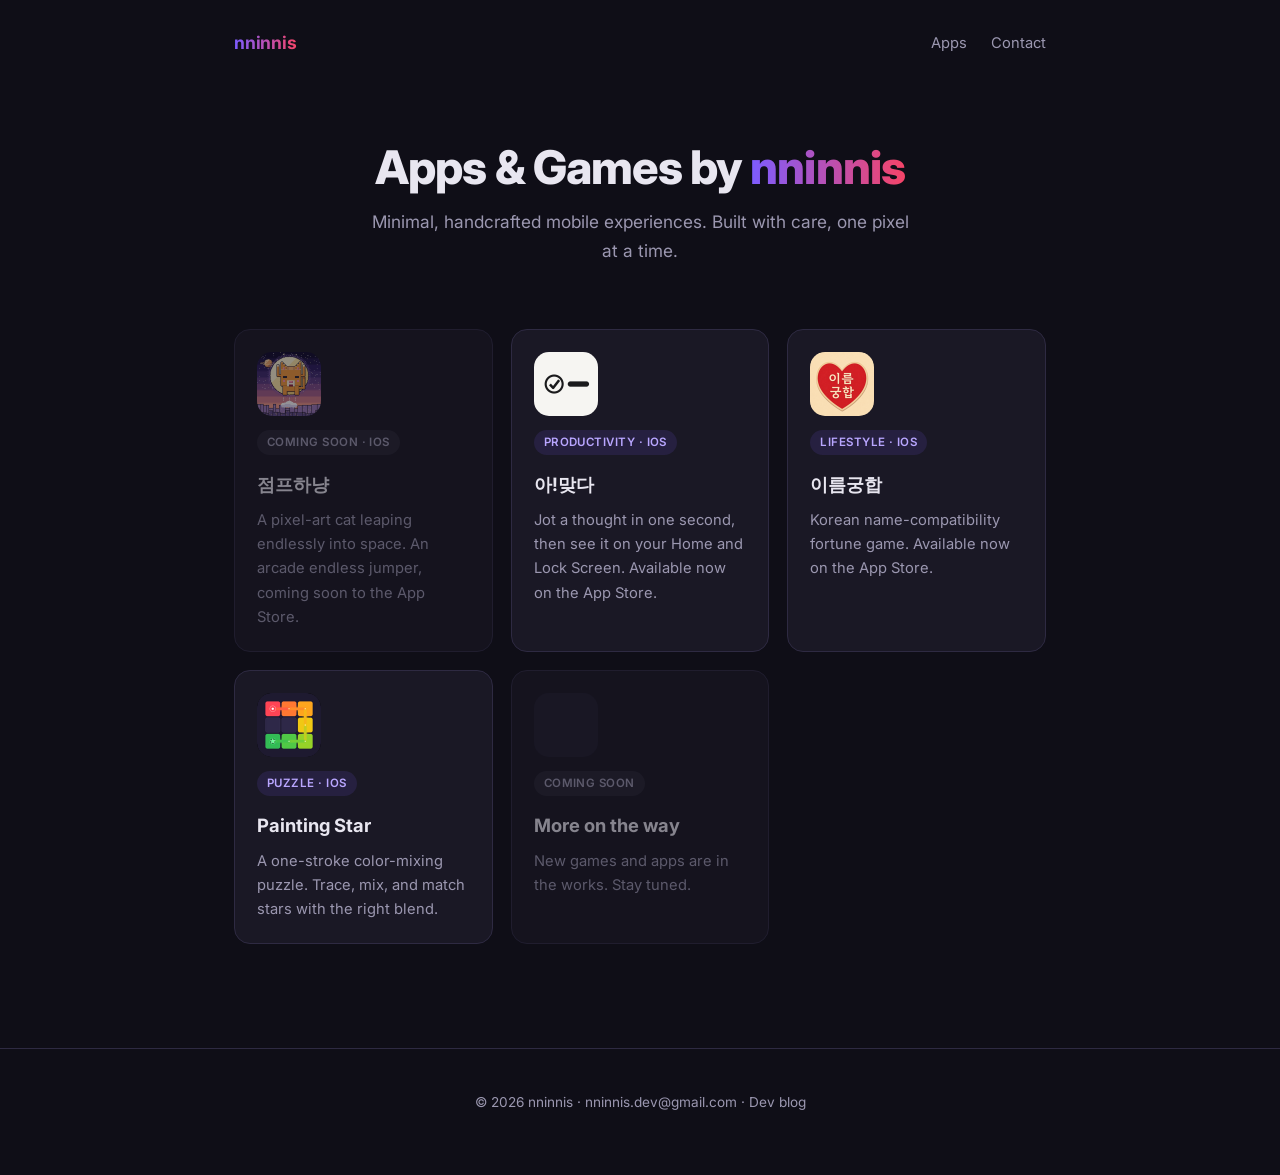
<file: index.html>
<!DOCTYPE html>
<html lang="en">
<head>
  <meta charset="UTF-8">
  <meta name="viewport" content="width=device-width, initial-scale=1.0">
  <title>nninnis — Apps &amp; Games</title>
  <meta name="description" content="Apps and games by nninnis. Minimal, handcrafted mobile experiences.">
  <link rel="icon" type="image/png" sizes="32x32" href="assets/favicon-32.png?v=2">
  <link rel="icon" type="image/png" sizes="16x16" href="assets/favicon-16.png?v=2">
  <link rel="icon" type="image/png" sizes="192x192" href="assets/favicon-192.png?v=2">
  <link rel="apple-touch-icon" href="assets/apple-touch-icon.png?v=2">
  <link rel="shortcut icon" href="favicon.ico?v=2">
  <meta name="theme-color" content="#0f0e17">
  <link rel="preconnect" href="https://fonts.googleapis.com">
  <link href="https://fonts.googleapis.com/css2?family=Inter:wght@400;600;700;800&display=swap" rel="stylesheet">
  <link rel="stylesheet" href="assets/style.css">
</head>
<body>

  <nav class="nav">
    <div class="brand"><span>nninnis</span></div>
    <div class="links">
      <a href="#apps">Apps</a>
      <a href="mailto:nninnis.dev@gmail.com">Contact</a>
    </div>
  </nav>

  <header class="hero">
    <h1>Apps &amp; Games by <span class="grad">nninnis</span></h1>
    <p>Minimal, handcrafted mobile experiences. Built with care, one pixel at a time.</p>
  </header>

  <main class="wrap">
    <section id="apps" class="grid">

      <div class="card soon">
        <img class="icon" src="assets/jumpinmeow-icon.png" alt="점프하냥 icon">
        <span class="tag">Coming soon · iOS</span>
        <div class="title" lang="ko">점프하냥</div>
        <p class="desc">A pixel-art cat leaping endlessly into space. An arcade endless jumper, coming soon to the App Store.</p>
      </div>

      <a class="card" href="amatda/">
        <img class="icon" src="assets/amatda-icon.png" alt="아!맞다 icon">
        <span class="tag">Productivity · iOS</span>
        <div class="title" lang="ko">아!맞다</div>
        <p class="desc">Jot a thought in one second, then see it on your Home and Lock Screen. Available now on the App Store.</p>
      </a>

      <a class="card" href="name-gunghab/">
        <img class="icon" src="assets/name-gunghab-icon.png" alt="이름궁합 icon">
        <span class="tag">Lifestyle · iOS</span>
        <div class="title" lang="ko">이름궁합</div>
        <p class="desc">Korean name-compatibility fortune game. Available now on the App Store.</p>
      </a>

      <a class="card" href="painting-star/">
        <img class="icon" src="assets/painting-star-icon.png" alt="Painting Star icon">
        <span class="tag">Puzzle · iOS</span>
        <div class="title">Painting Star</div>
        <p class="desc">A one-stroke color-mixing puzzle. Trace, mix, and match stars with the right blend.</p>
      </a>

      <div class="card soon">
        <div class="icon"></div>
        <span class="tag">Coming soon</span>
        <div class="title">More on the way</div>
        <p class="desc">New games and apps are in the works. Stay tuned.</p>
      </div>

    </section>
  </main>

  <footer class="footer">
    <p>
      © 2026 nninnis ·
      <a href="mailto:nninnis.dev@gmail.com">nninnis.dev@gmail.com</a> ·
      <a href="https://nninnis.github.io/">Dev blog</a>
    </p>
  </footer>

</body>
</html>
</file>
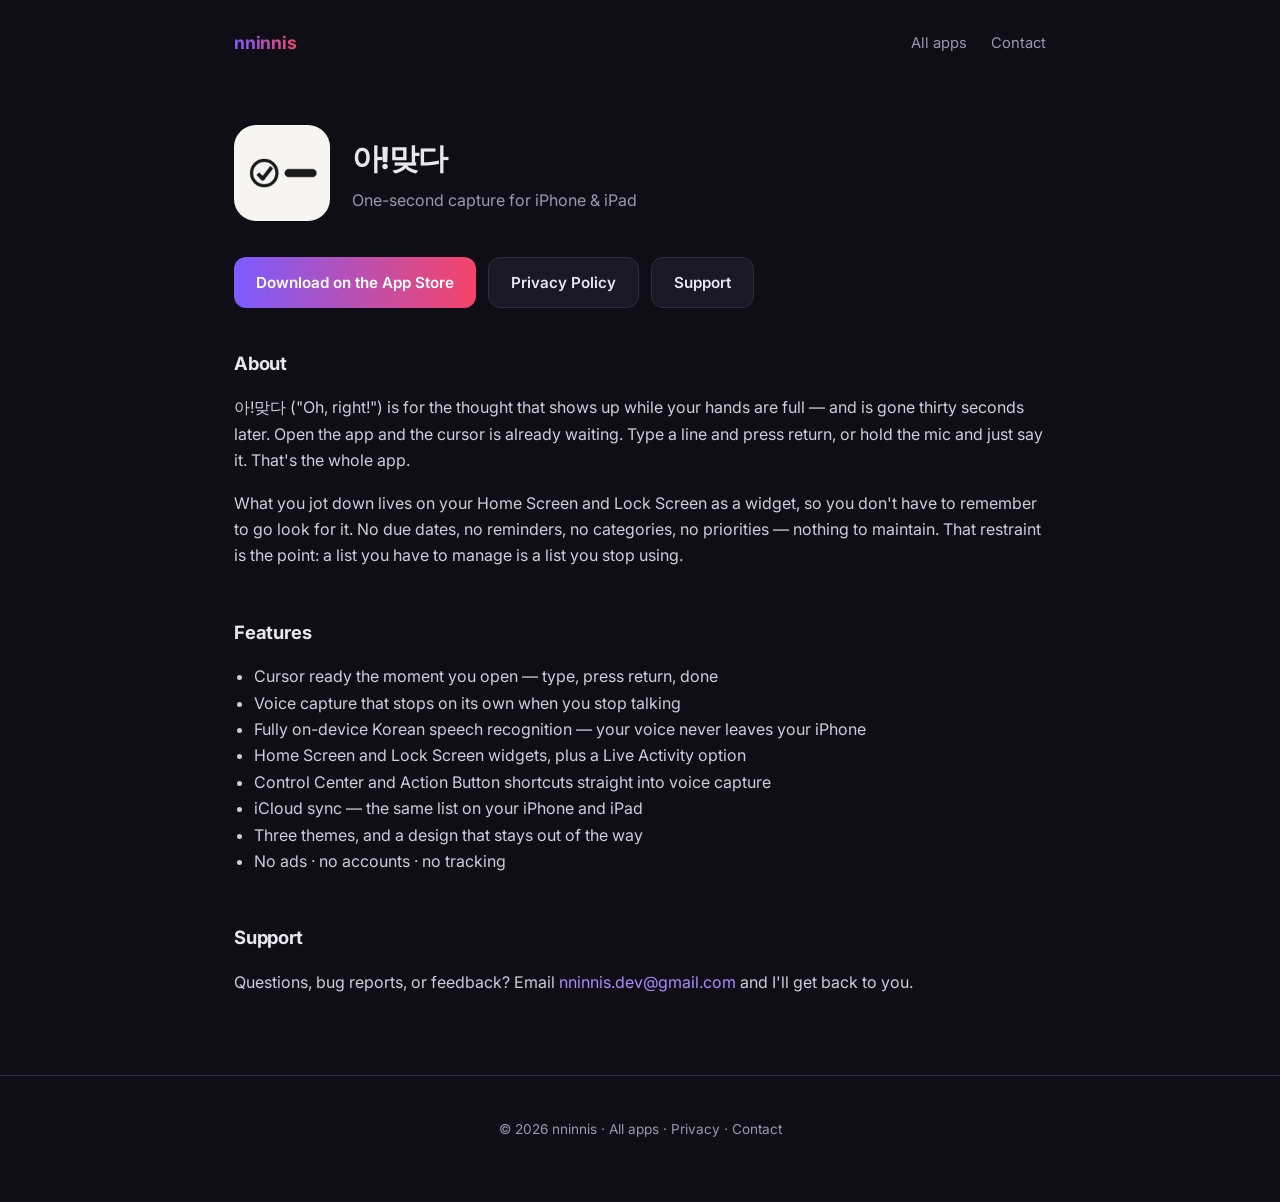
<file: amatda/index.html>
<!DOCTYPE html>
<html lang="en">
<head>
  <meta charset="UTF-8">
  <meta name="viewport" content="width=device-width, initial-scale=1.0">
  <title>아!맞다 — nninnis</title>
  <meta name="description" content="아!맞다 — a one-second capture app for iPhone and iPad. Jot it down, see it on your Home and Lock Screen. No dates, no reminders, no accounts.">
  <link rel="icon" type="image/png" sizes="32x32" href="../assets/favicon-32.png?v=2">
  <link rel="icon" type="image/png" sizes="16x16" href="../assets/favicon-16.png?v=2">
  <link rel="icon" type="image/png" sizes="192x192" href="../assets/favicon-192.png?v=2">
  <link rel="apple-touch-icon" href="../assets/apple-touch-icon.png?v=2">
  <link rel="shortcut icon" href="../favicon.ico?v=2">
  <meta name="theme-color" content="#0f0e17">
  <link rel="preconnect" href="https://fonts.googleapis.com">
  <link href="https://fonts.googleapis.com/css2?family=Inter:wght@400;600;700;800&display=swap" rel="stylesheet">
  <link rel="stylesheet" href="../assets/style.css">
</head>
<body>

  <nav class="nav">
    <div class="brand"><a href="../" style="color:inherit"><span>nninnis</span></a></div>
    <div class="links">
      <a href="../">All apps</a>
      <a href="mailto:nninnis.dev@gmail.com">Contact</a>
    </div>
  </nav>

  <main class="wrap">

    <div class="app-head">
      <img src="icon.png" alt="아!맞다 icon">
      <div>
        <h1 lang="ko">아!맞다</h1>
        <p class="sub">One-second capture for iPhone &amp; iPad</p>
      </div>
    </div>

    <div class="btn-row">
      <a class="btn primary" href="https://apps.apple.com/app/id6796715107">Download on the App Store</a>
      <a class="btn" href="privacy/">Privacy Policy</a>
      <a class="btn" href="mailto:nninnis.dev@gmail.com">Support</a>
    </div>

    <section class="section">
      <h2>About</h2>
      <p>
        <span lang="ko">아!맞다</span> ("Oh, right!") is for the thought that shows up while your hands
        are full — and is gone thirty seconds later. Open the app and the cursor is already waiting.
        Type a line and press return, or hold the mic and just say it. That's the whole app.
      </p>
      <p>
        What you jot down lives on your Home Screen and Lock Screen as a widget, so you don't have to
        remember to go look for it. No due dates, no reminders, no categories, no priorities — nothing
        to maintain. That restraint is the point: a list you have to manage is a list you stop using.
      </p>
    </section>

    <section class="section">
      <h2>Features</h2>
      <ul>
        <li>Cursor ready the moment you open — type, press return, done</li>
        <li>Voice capture that stops on its own when you stop talking</li>
        <li>Fully on-device Korean speech recognition — your voice never leaves your iPhone</li>
        <li>Home Screen and Lock Screen widgets, plus a Live Activity option</li>
        <li>Control Center and Action Button shortcuts straight into voice capture</li>
        <li>iCloud sync — the same list on your iPhone and iPad</li>
        <li>Three themes, and a design that stays out of the way</li>
        <li>No ads · no accounts · no tracking</li>
      </ul>
    </section>

    <section class="section">
      <h2>Support</h2>
      <p>
        Questions, bug reports, or feedback? Email
        <a href="mailto:nninnis.dev@gmail.com">nninnis.dev@gmail.com</a> and I'll get back to you.
      </p>
    </section>

  </main>

  <footer class="footer">
    <p>
      © 2026 nninnis ·
      <a href="../">All apps</a> ·
      <a href="privacy/">Privacy</a> ·
      <a href="mailto:nninnis.dev@gmail.com">Contact</a>
    </p>
  </footer>

</body>
</html>
</file>
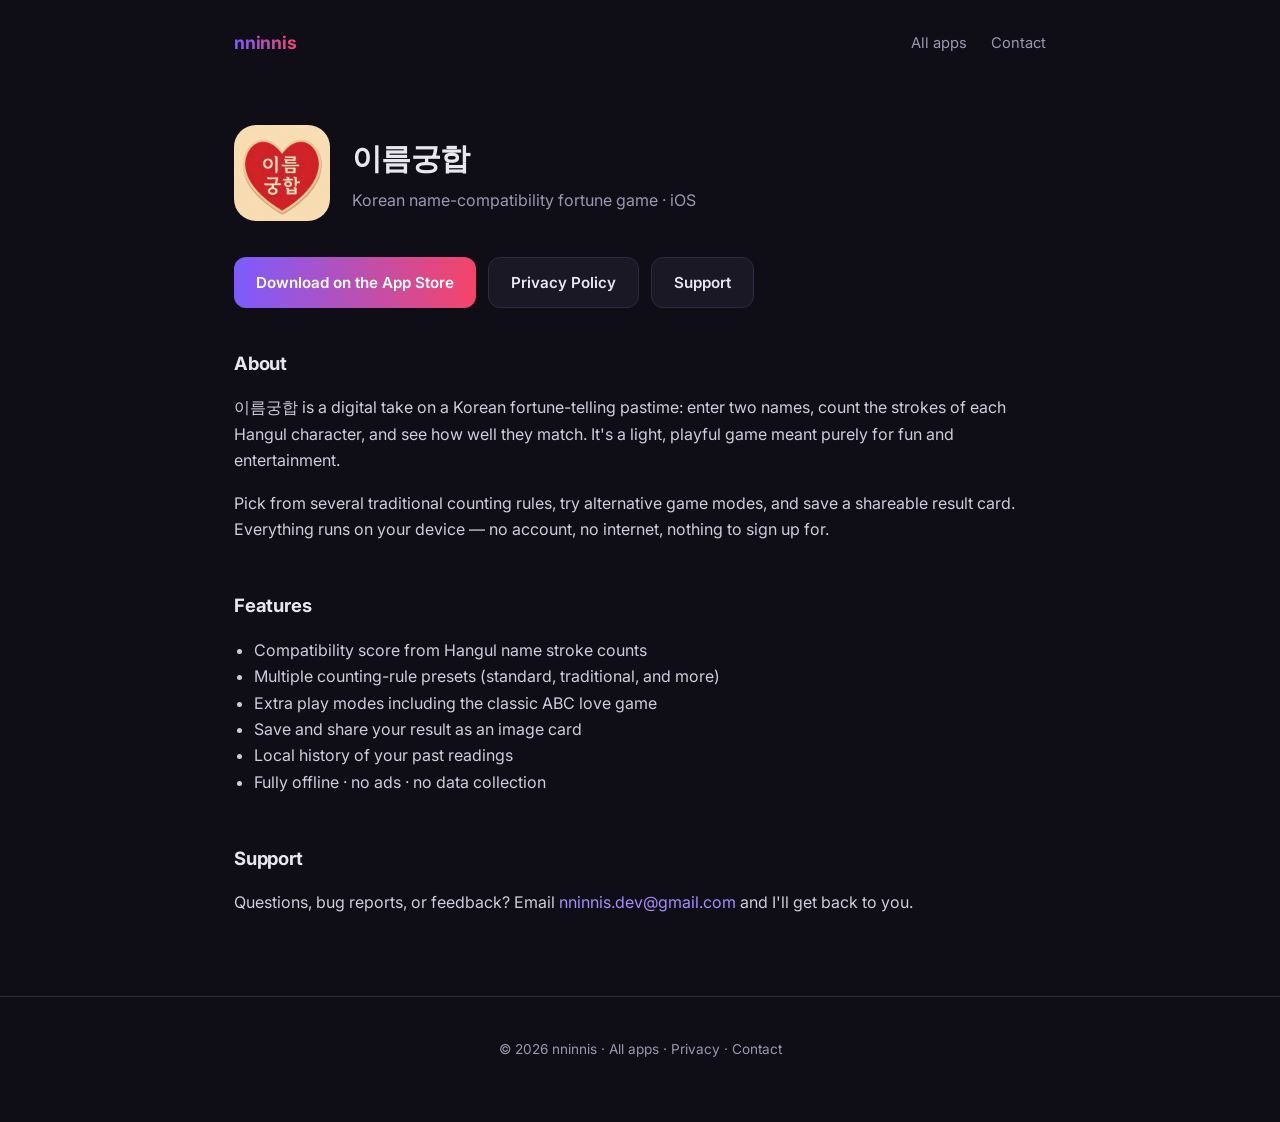
<file: name-gunghab/index.html>
<!DOCTYPE html>
<html lang="en">
<head>
  <meta charset="UTF-8">
  <meta name="viewport" content="width=device-width, initial-scale=1.0">
  <title>이름궁합 — nninnis</title>
  <meta name="description" content="이름궁합 — a Korean name-compatibility fortune game for iOS. Fully offline, no ads, no data collection.">
  <link rel="icon" type="image/png" sizes="32x32" href="../assets/favicon-32.png?v=2">
  <link rel="icon" type="image/png" sizes="16x16" href="../assets/favicon-16.png?v=2">
  <link rel="icon" type="image/png" sizes="192x192" href="../assets/favicon-192.png?v=2">
  <link rel="apple-touch-icon" href="../assets/apple-touch-icon.png?v=2">
  <link rel="shortcut icon" href="../favicon.ico?v=2">
  <meta name="theme-color" content="#0f0e17">
  <link rel="preconnect" href="https://fonts.googleapis.com">
  <link href="https://fonts.googleapis.com/css2?family=Inter:wght@400;600;700;800&display=swap" rel="stylesheet">
  <link rel="stylesheet" href="../assets/style.css">
</head>
<body>

  <nav class="nav">
    <div class="brand"><a href="../" style="color:inherit"><span>nninnis</span></a></div>
    <div class="links">
      <a href="../">All apps</a>
      <a href="mailto:nninnis.dev@gmail.com">Contact</a>
    </div>
  </nav>

  <main class="wrap">

    <div class="app-head">
      <img src="icon.png" alt="이름궁합 icon">
      <div>
        <h1 lang="ko">이름궁합</h1>
        <p class="sub">Korean name-compatibility fortune game · iOS</p>
      </div>
    </div>

    <div class="btn-row">
      <a class="btn primary" href="https://apps.apple.com/kr/app/%EC%9D%B4%EB%A6%84%EA%B6%81%ED%95%A9-%EC%97%B0%EA%B5%AC%EC%86%8C/id6782592205">Download on the App Store</a>
      <a class="btn" href="privacy/">Privacy Policy</a>
      <a class="btn" href="mailto:nninnis.dev@gmail.com">Support</a>
    </div>

    <section class="section">
      <h2>About</h2>
      <p>
        <span lang="ko">이름궁합</span> is a digital take on a Korean fortune-telling pastime: enter two names,
        count the strokes of each Hangul character, and see how well they match. It's a light,
        playful game meant purely for fun and entertainment.
      </p>
      <p>
        Pick from several traditional counting rules, try alternative game modes, and save a shareable
        result card. Everything runs on your device — no account, no internet, nothing to sign up for.
      </p>
    </section>

    <section class="section">
      <h2>Features</h2>
      <ul>
        <li>Compatibility score from Hangul name stroke counts</li>
        <li>Multiple counting-rule presets (standard, traditional, and more)</li>
        <li>Extra play modes including the classic ABC love game</li>
        <li>Save and share your result as an image card</li>
        <li>Local history of your past readings</li>
        <li>Fully offline · no ads · no data collection</li>
      </ul>
    </section>

    <section class="section">
      <h2>Support</h2>
      <p>
        Questions, bug reports, or feedback? Email
        <a href="mailto:nninnis.dev@gmail.com">nninnis.dev@gmail.com</a> and I'll get back to you.
      </p>
    </section>

  </main>

  <footer class="footer">
    <p>
      © 2026 nninnis ·
      <a href="../">All apps</a> ·
      <a href="privacy/">Privacy</a> ·
      <a href="mailto:nninnis.dev@gmail.com">Contact</a>
    </p>
  </footer>

</body>
</html>
</file>
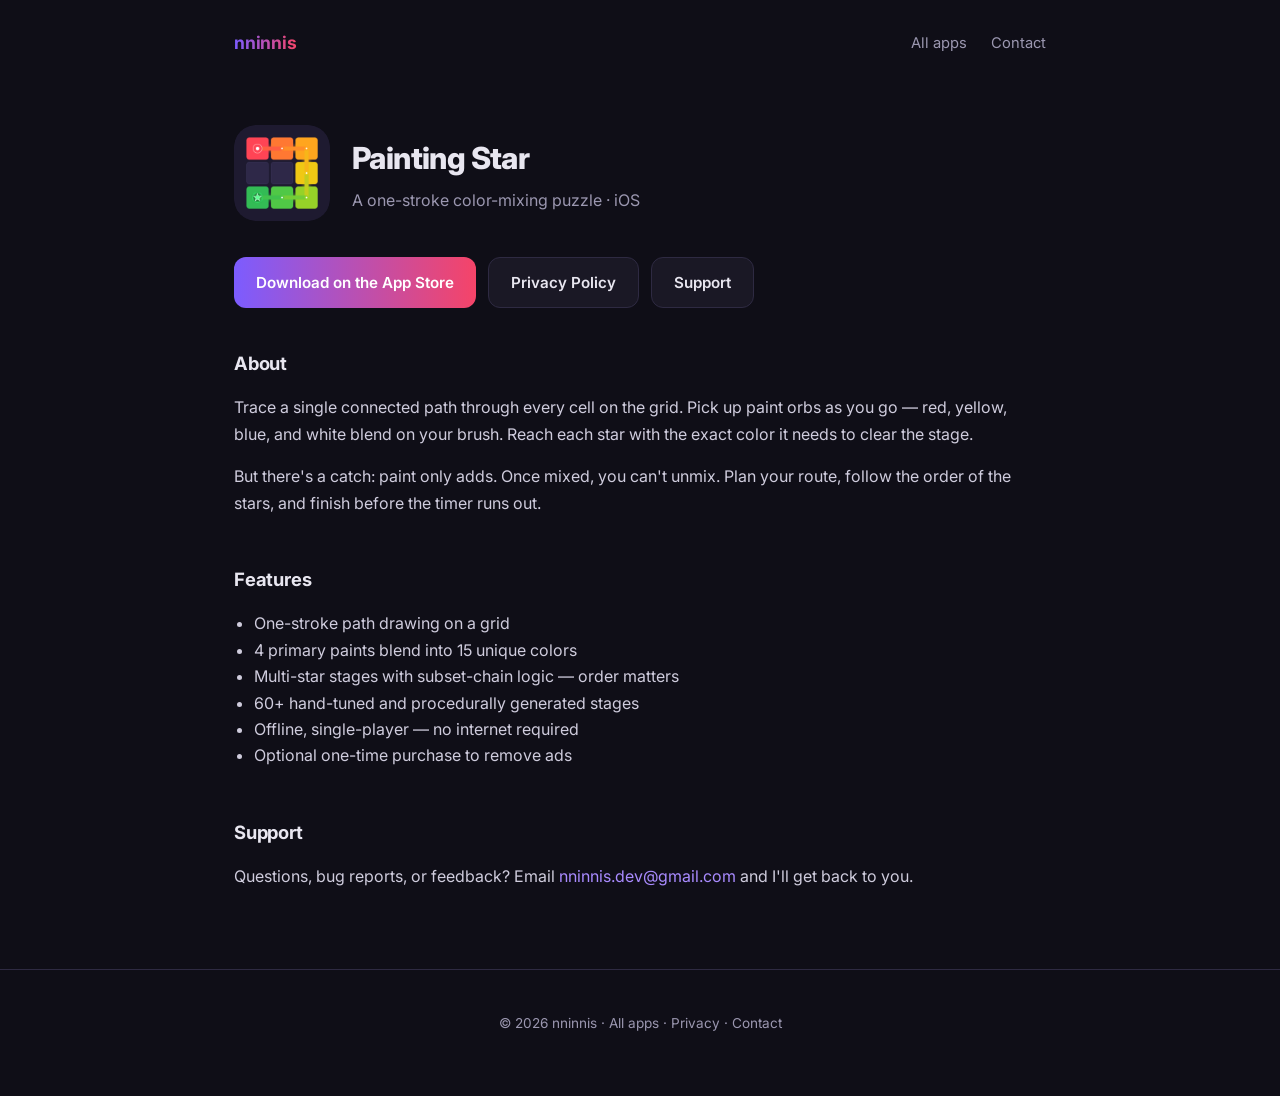
<file: painting-star/index.html>
<!DOCTYPE html>
<html lang="en">
<head>
  <meta charset="UTF-8">
  <meta name="viewport" content="width=device-width, initial-scale=1.0">
  <title>Painting Star — nninnis</title>
  <meta name="description" content="Painting Star — a one-stroke color-mixing puzzle game for iOS.">
  <link rel="icon" type="image/png" sizes="32x32" href="../assets/favicon-32.png?v=2">
  <link rel="icon" type="image/png" sizes="16x16" href="../assets/favicon-16.png?v=2">
  <link rel="icon" type="image/png" sizes="192x192" href="../assets/favicon-192.png?v=2">
  <link rel="apple-touch-icon" href="../assets/apple-touch-icon.png?v=2">
  <link rel="shortcut icon" href="../favicon.ico?v=2">
  <meta name="theme-color" content="#0f0e17">
  <link rel="preconnect" href="https://fonts.googleapis.com">
  <link href="https://fonts.googleapis.com/css2?family=Inter:wght@400;600;700;800&display=swap" rel="stylesheet">
  <link rel="stylesheet" href="../assets/style.css">
</head>
<body>

  <nav class="nav">
    <div class="brand"><a href="../" style="color:inherit"><span>nninnis</span></a></div>
    <div class="links">
      <a href="../">All apps</a>
      <a href="mailto:nninnis.dev@gmail.com">Contact</a>
    </div>
  </nav>

  <main class="wrap">

    <div class="app-head">
      <img src="icon.png" alt="Painting Star icon">
      <div>
        <h1>Painting Star</h1>
        <p class="sub">A one-stroke color-mixing puzzle · iOS</p>
      </div>
    </div>

    <div class="btn-row">
      <!-- Country-agnostic: Apple auto-redirects to the visitor's local storefront -->
      <a class="btn primary" href="https://apps.apple.com/app/id6762936757">Download on the App Store</a>
      <a class="btn" href="privacy/">Privacy Policy</a>
      <a class="btn" href="mailto:nninnis.dev@gmail.com">Support</a>
    </div>

    <section class="section">
      <h2>About</h2>
      <p>
        Trace a single connected path through every cell on the grid. Pick up paint orbs as you go —
        red, yellow, blue, and white blend on your brush. Reach each star with the exact color it needs
        to clear the stage.
      </p>
      <p>
        But there's a catch: paint only adds. Once mixed, you can't unmix. Plan your route, follow the
        order of the stars, and finish before the timer runs out.
      </p>
    </section>

    <section class="section">
      <h2>Features</h2>
      <ul>
        <li>One-stroke path drawing on a grid</li>
        <li>4 primary paints blend into 15 unique colors</li>
        <li>Multi-star stages with subset-chain logic — order matters</li>
        <li>60+ hand-tuned and procedurally generated stages</li>
        <li>Offline, single-player — no internet required</li>
        <li>Optional one-time purchase to remove ads</li>
      </ul>
    </section>

    <section class="section">
      <h2>Support</h2>
      <p>
        Questions, bug reports, or feedback? Email
        <a href="mailto:nninnis.dev@gmail.com">nninnis.dev@gmail.com</a> and I'll get back to you.
      </p>
    </section>

  </main>

  <footer class="footer">
    <p>
      © 2026 nninnis ·
      <a href="../">All apps</a> ·
      <a href="privacy/">Privacy</a> ·
      <a href="mailto:nninnis.dev@gmail.com">Contact</a>
    </p>
  </footer>

</body>
</html>
</file>
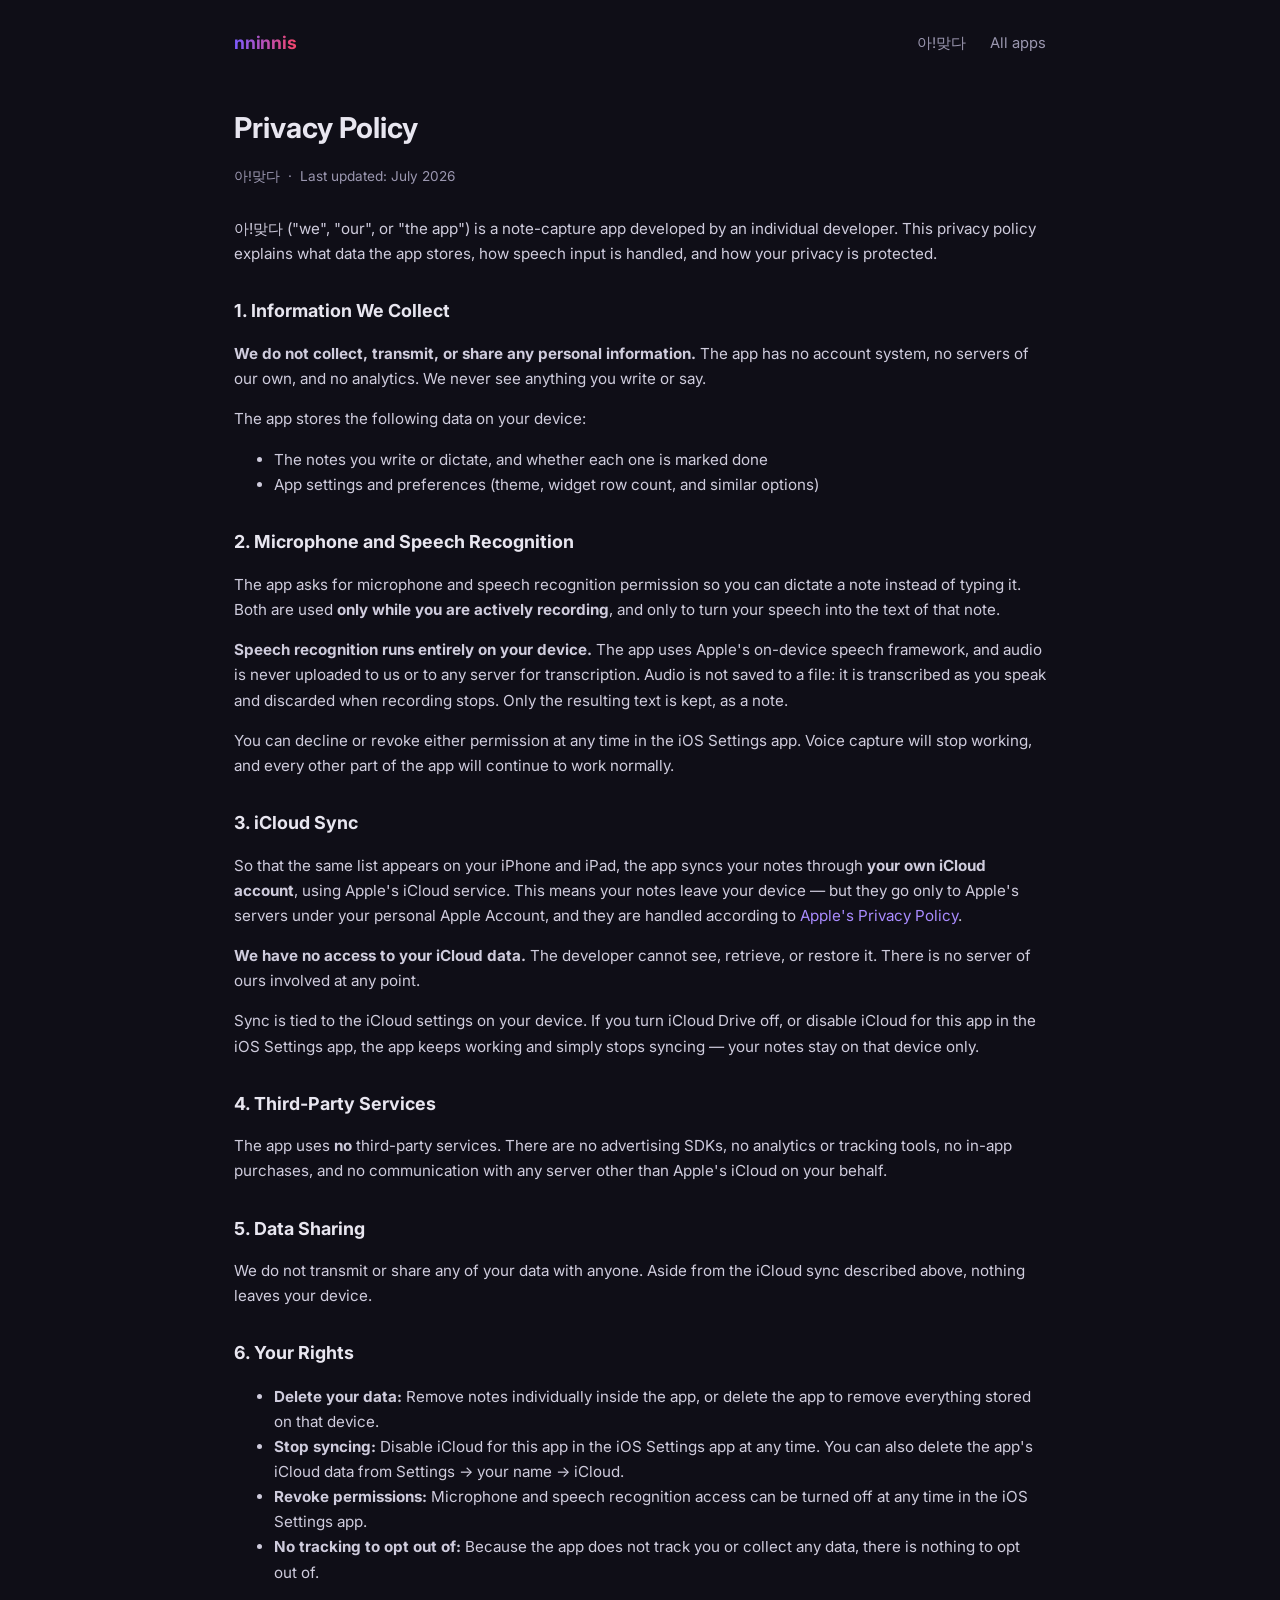
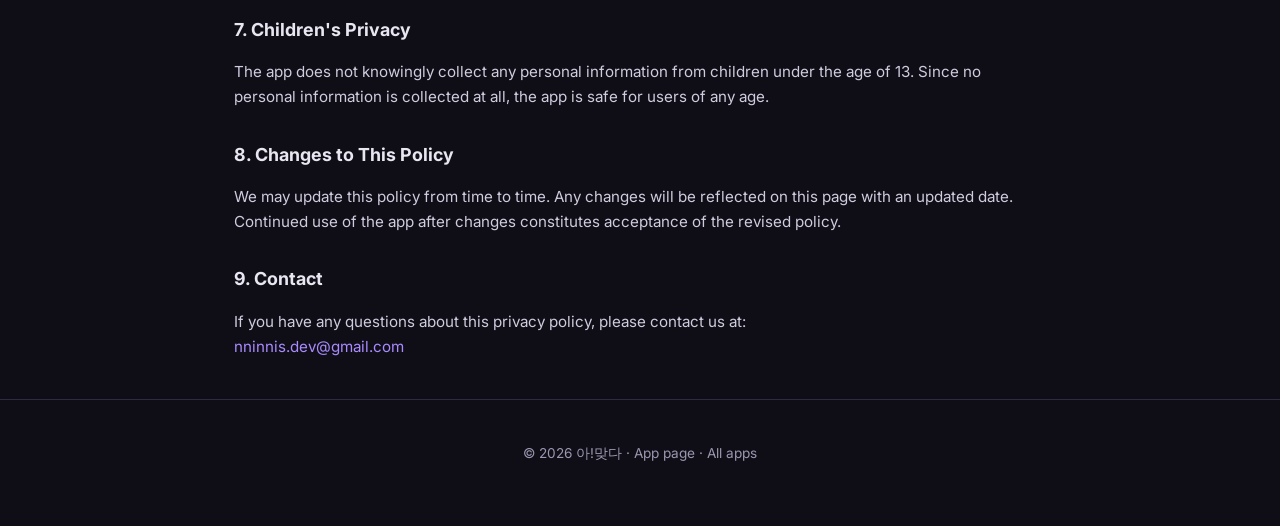
<file: amatda/privacy/index.html>
<!DOCTYPE html>
<html lang="en">
<head>
  <meta charset="UTF-8">
  <meta name="viewport" content="width=device-width, initial-scale=1.0">
  <title>Privacy Policy — 아!맞다</title>
  <meta name="description" content="Privacy policy for 아!맞다. Speech is processed entirely on your device, and your notes sync only through your own iCloud account. Nothing is collected or shared.">
  <link rel="icon" type="image/png" sizes="32x32" href="../../assets/favicon-32.png?v=2">
  <link rel="icon" type="image/png" sizes="16x16" href="../../assets/favicon-16.png?v=2">
  <link rel="icon" type="image/png" sizes="192x192" href="../../assets/favicon-192.png?v=2">
  <link rel="apple-touch-icon" href="../../assets/apple-touch-icon.png?v=2">
  <link rel="shortcut icon" href="../../favicon.ico?v=2">
  <meta name="theme-color" content="#0f0e17">
  <link rel="preconnect" href="https://fonts.googleapis.com">
  <link href="https://fonts.googleapis.com/css2?family=Inter:wght@400;600;700;800&display=swap" rel="stylesheet">
  <link rel="stylesheet" href="../../assets/style.css">
</head>
<body>

  <nav class="nav">
    <div class="brand"><a href="../../" style="color:inherit"><span>nninnis</span></a></div>
    <div class="links">
      <a href="../" lang="ko">아!맞다</a>
      <a href="../../">All apps</a>
    </div>
  </nav>

  <main class="wrap legal">

    <h1>Privacy Policy</h1>
    <p class="updated"><span lang="ko">아!맞다</span> &nbsp;·&nbsp; Last updated: July 2026</p>

    <p>
      <span lang="ko">아!맞다</span> ("we", "our", or "the app") is a note-capture app developed by an
      individual developer. This privacy policy explains what data the app stores, how speech input is
      handled, and how your privacy is protected.
    </p>

    <h2>1. Information We Collect</h2>
    <p><strong>We do not collect, transmit, or share any personal information.</strong> The app has no
      account system, no servers of our own, and no analytics. We never see anything you write or say.</p>
    <p>The app stores the following data on your device:</p>
    <ul>
      <li>The notes you write or dictate, and whether each one is marked done</li>
      <li>App settings and preferences (theme, widget row count, and similar options)</li>
    </ul>

    <h2>2. Microphone and Speech Recognition</h2>
    <p>
      The app asks for microphone and speech recognition permission so you can dictate a note instead of
      typing it. Both are used <strong>only while you are actively recording</strong>, and only to turn
      your speech into the text of that note.
    </p>
    <p>
      <strong>Speech recognition runs entirely on your device.</strong> The app uses Apple's on-device
      speech framework, and audio is never uploaded to us or to any server for transcription. Audio is
      not saved to a file: it is transcribed as you speak and discarded when recording stops. Only the
      resulting text is kept, as a note.
    </p>
    <p>
      You can decline or revoke either permission at any time in the iOS Settings app. Voice capture will
      stop working, and every other part of the app will continue to work normally.
    </p>

    <h2>3. iCloud Sync</h2>
    <p>
      So that the same list appears on your iPhone and iPad, the app syncs your notes through
      <strong>your own iCloud account</strong>, using Apple's iCloud service. This means your notes leave
      your device — but they go only to Apple's servers under your personal Apple Account, and they are
      handled according to
      <a href="https://www.apple.com/legal/privacy/">Apple's Privacy Policy</a>.
    </p>
    <p>
      <strong>We have no access to your iCloud data.</strong> The developer cannot see, retrieve, or
      restore it. There is no server of ours involved at any point.
    </p>
    <p>
      Sync is tied to the iCloud settings on your device. If you turn iCloud Drive off, or disable iCloud
      for this app in the iOS Settings app, the app keeps working and simply stops syncing — your notes
      stay on that device only.
    </p>

    <h2>4. Third-Party Services</h2>
    <p>
      The app uses <strong>no</strong> third-party services. There are no advertising SDKs, no analytics
      or tracking tools, no in-app purchases, and no communication with any server other than Apple's
      iCloud on your behalf.
    </p>

    <h2>5. Data Sharing</h2>
    <p>
      We do not transmit or share any of your data with anyone. Aside from the iCloud sync described
      above, nothing leaves your device.
    </p>

    <h2>6. Your Rights</h2>
    <ul>
      <li><strong>Delete your data:</strong> Remove notes individually inside the app, or delete the app
        to remove everything stored on that device.</li>
      <li><strong>Stop syncing:</strong> Disable iCloud for this app in the iOS Settings app at any time.
        You can also delete the app's iCloud data from Settings → your name → iCloud.</li>
      <li><strong>Revoke permissions:</strong> Microphone and speech recognition access can be turned off
        at any time in the iOS Settings app.</li>
      <li><strong>No tracking to opt out of:</strong> Because the app does not track you or collect any
        data, there is nothing to opt out of.</li>
    </ul>

    <h2>7. Children's Privacy</h2>
    <p>
      The app does not knowingly collect any personal information from children under the age of 13.
      Since no personal information is collected at all, the app is safe for users of any age.
    </p>

    <h2>8. Changes to This Policy</h2>
    <p>
      We may update this policy from time to time. Any changes will be reflected on this page with an
      updated date. Continued use of the app after changes constitutes acceptance of the revised policy.
    </p>

    <h2>9. Contact</h2>
    <p>
      If you have any questions about this privacy policy, please contact us at:<br>
      <a href="mailto:nninnis.dev@gmail.com">nninnis.dev@gmail.com</a>
    </p>

  </main>

  <footer class="footer">
    <p>© 2026 <span lang="ko">아!맞다</span> · <a href="../">App page</a> · <a href="../../">All apps</a></p>
  </footer>

</body>
</html>
</file>
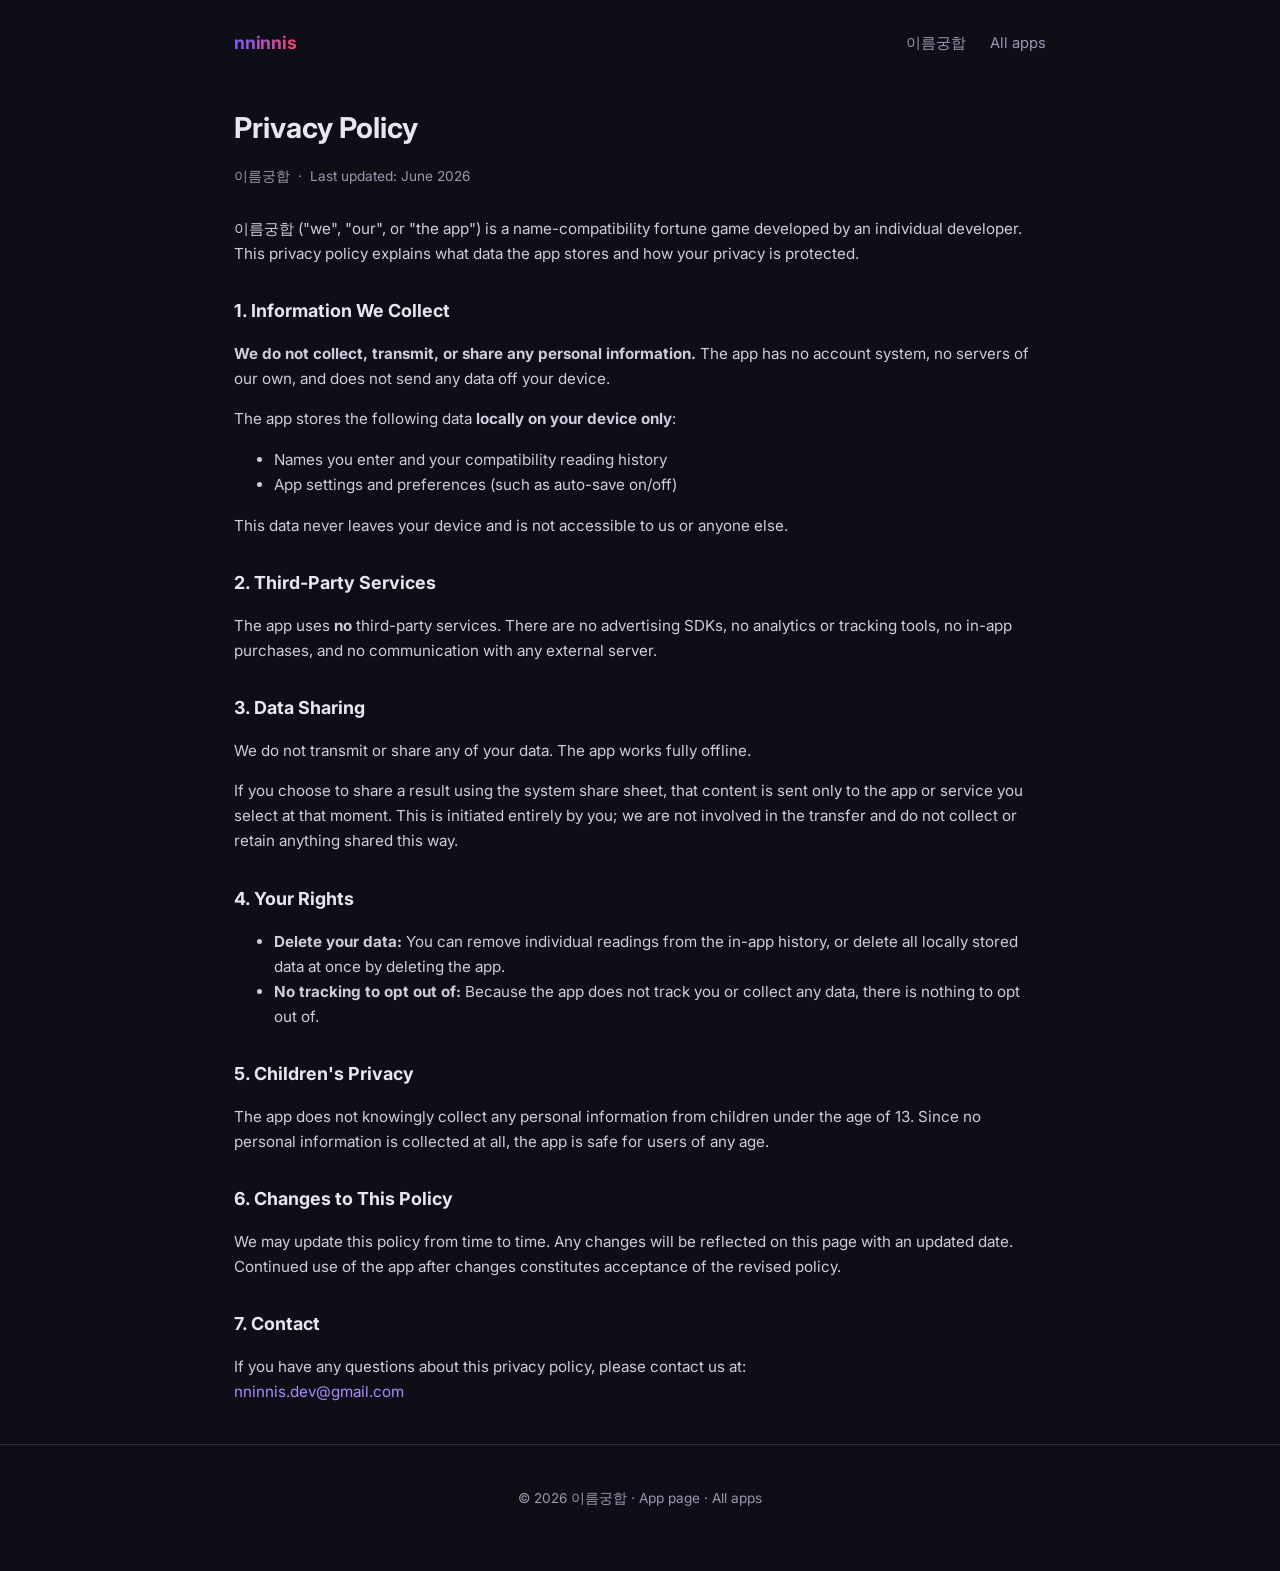
<file: name-gunghab/privacy/index.html>
<!DOCTYPE html>
<html lang="en">
<head>
  <meta charset="UTF-8">
  <meta name="viewport" content="width=device-width, initial-scale=1.0">
  <title>Privacy Policy — 이름궁합</title>
  <meta name="description" content="Privacy policy for 이름궁합. No data is collected, transmitted, or shared — everything stays on your device.">
  <link rel="icon" type="image/png" sizes="32x32" href="../../assets/favicon-32.png?v=2">
  <link rel="icon" type="image/png" sizes="16x16" href="../../assets/favicon-16.png?v=2">
  <link rel="icon" type="image/png" sizes="192x192" href="../../assets/favicon-192.png?v=2">
  <link rel="apple-touch-icon" href="../../assets/apple-touch-icon.png?v=2">
  <link rel="shortcut icon" href="../../favicon.ico?v=2">
  <meta name="theme-color" content="#0f0e17">
  <link rel="preconnect" href="https://fonts.googleapis.com">
  <link href="https://fonts.googleapis.com/css2?family=Inter:wght@400;600;700;800&display=swap" rel="stylesheet">
  <link rel="stylesheet" href="../../assets/style.css">
</head>
<body>

  <nav class="nav">
    <div class="brand"><a href="../../" style="color:inherit"><span>nninnis</span></a></div>
    <div class="links">
      <a href="../" lang="ko">이름궁합</a>
      <a href="../../">All apps</a>
    </div>
  </nav>

  <main class="wrap legal">

    <h1>Privacy Policy</h1>
    <p class="updated"><span lang="ko">이름궁합</span> &nbsp;·&nbsp; Last updated: June 2026</p>

    <p>
      <span lang="ko">이름궁합</span> ("we", "our", or "the app") is a name-compatibility fortune game
      developed by an individual developer. This privacy policy explains what data the app stores and
      how your privacy is protected.
    </p>

    <h2>1. Information We Collect</h2>
    <p><strong>We do not collect, transmit, or share any personal information.</strong> The app has no
      account system, no servers of our own, and does not send any data off your device.</p>
    <p>The app stores the following data <strong>locally on your device only</strong>:</p>
    <ul>
      <li>Names you enter and your compatibility reading history</li>
      <li>App settings and preferences (such as auto-save on/off)</li>
    </ul>
    <p>This data never leaves your device and is not accessible to us or anyone else.</p>

    <h2>2. Third-Party Services</h2>
    <p>
      The app uses <strong>no</strong> third-party services. There are no advertising SDKs, no analytics
      or tracking tools, no in-app purchases, and no communication with any external server.
    </p>

    <h2>3. Data Sharing</h2>
    <p>
      We do not transmit or share any of your data. The app works fully offline.
    </p>
    <p>
      If you choose to share a result using the system share sheet, that content is sent only to the
      app or service you select at that moment. This is initiated entirely by you; we are not involved
      in the transfer and do not collect or retain anything shared this way.
    </p>

    <h2>4. Your Rights</h2>
    <ul>
      <li><strong>Delete your data:</strong> You can remove individual readings from the in-app history,
        or delete all locally stored data at once by deleting the app.</li>
      <li><strong>No tracking to opt out of:</strong> Because the app does not track you or collect any
        data, there is nothing to opt out of.</li>
    </ul>

    <h2>5. Children's Privacy</h2>
    <p>
      The app does not knowingly collect any personal information from children under the age of 13.
      Since no personal information is collected at all, the app is safe for users of any age.
    </p>

    <h2>6. Changes to This Policy</h2>
    <p>
      We may update this policy from time to time. Any changes will be reflected on this page with an
      updated date. Continued use of the app after changes constitutes acceptance of the revised policy.
    </p>

    <h2>7. Contact</h2>
    <p>
      If you have any questions about this privacy policy, please contact us at:<br>
      <a href="mailto:nninnis.dev@gmail.com">nninnis.dev@gmail.com</a>
    </p>

  </main>

  <footer class="footer">
    <p>© 2026 <span lang="ko">이름궁합</span> · <a href="../">App page</a> · <a href="../../">All apps</a></p>
  </footer>

</body>
</html>
</file>
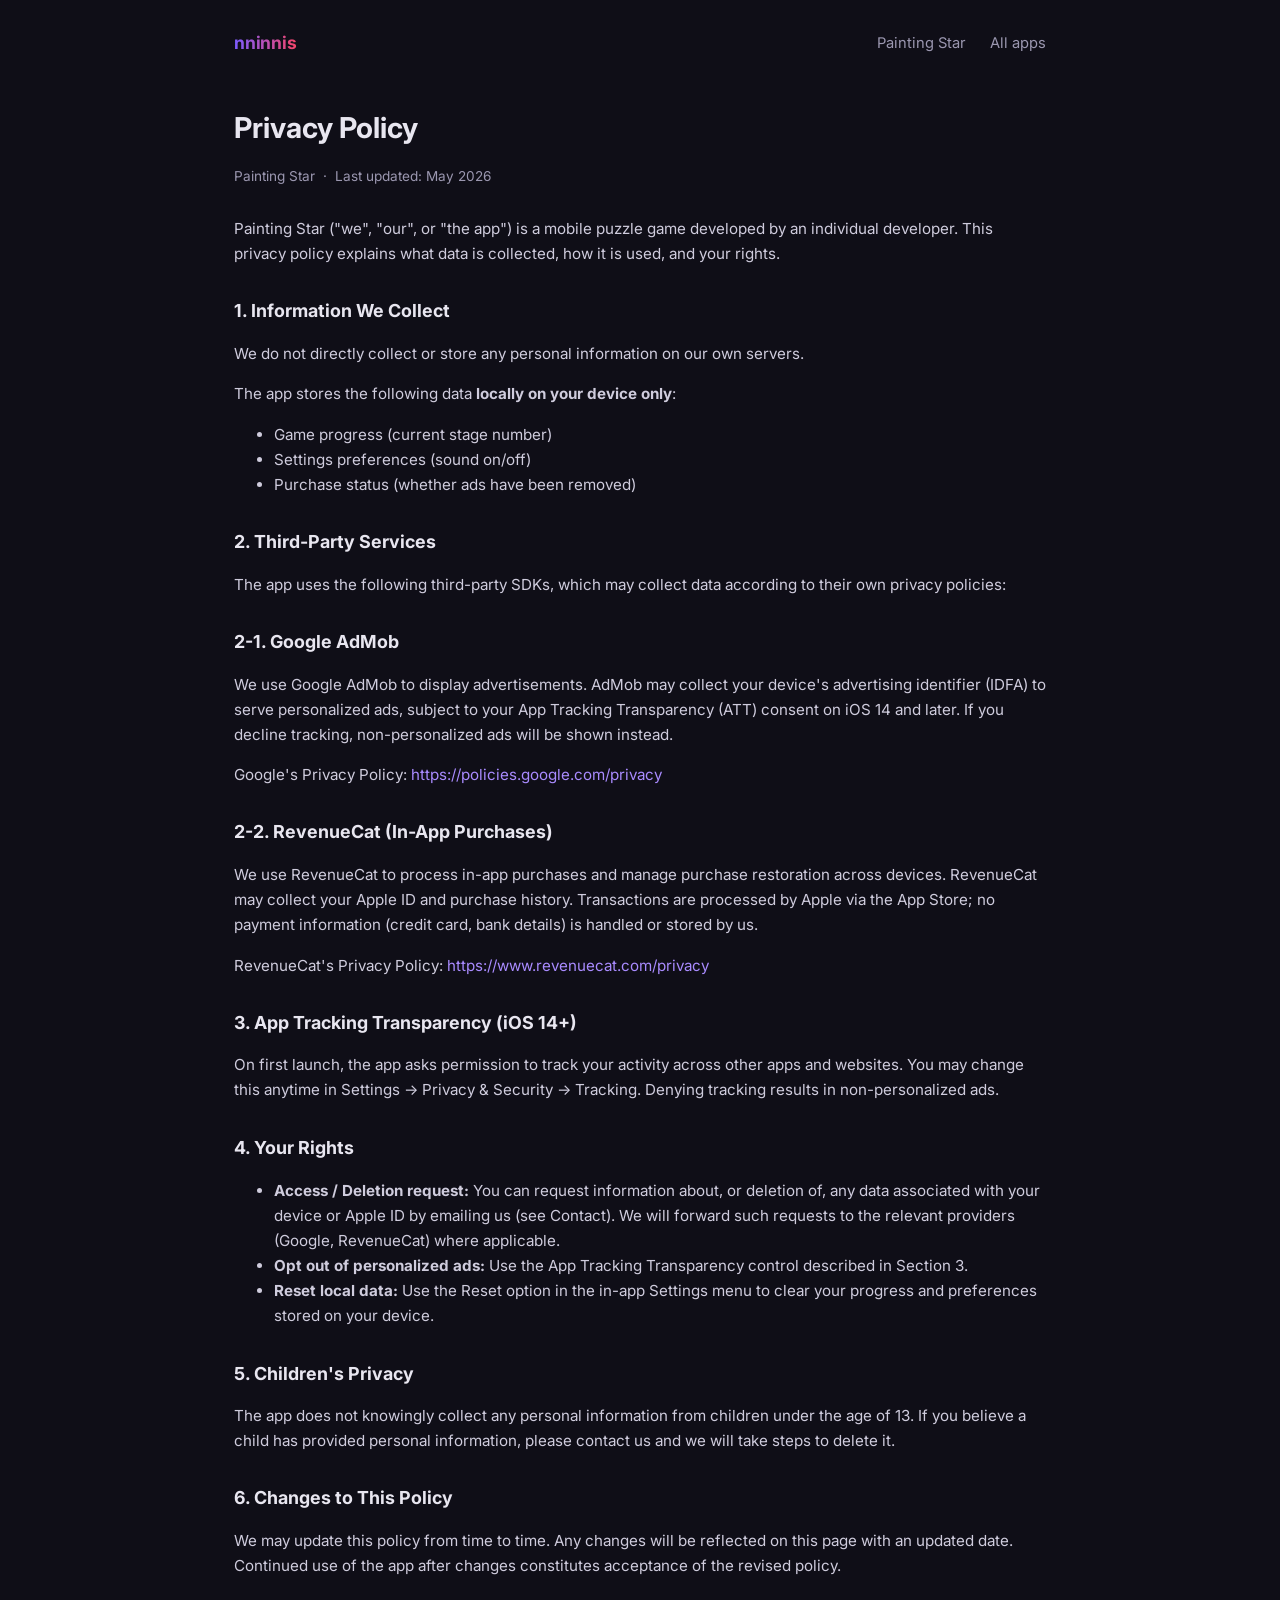
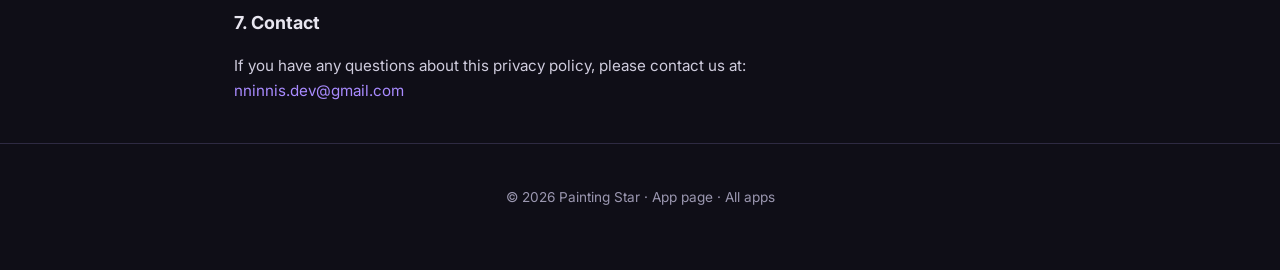
<file: painting-star/privacy/index.html>
<!DOCTYPE html>
<html lang="en">
<head>
  <meta charset="UTF-8">
  <meta name="viewport" content="width=device-width, initial-scale=1.0">
  <title>Privacy Policy — Painting Star</title>
  <link rel="icon" type="image/png" sizes="32x32" href="../../assets/favicon-32.png?v=2">
  <link rel="icon" type="image/png" sizes="16x16" href="../../assets/favicon-16.png?v=2">
  <link rel="icon" type="image/png" sizes="192x192" href="../../assets/favicon-192.png?v=2">
  <link rel="apple-touch-icon" href="../../assets/apple-touch-icon.png?v=2">
  <link rel="shortcut icon" href="../../favicon.ico?v=2">
  <meta name="theme-color" content="#0f0e17">
  <link rel="preconnect" href="https://fonts.googleapis.com">
  <link href="https://fonts.googleapis.com/css2?family=Inter:wght@400;600;700;800&display=swap" rel="stylesheet">
  <link rel="stylesheet" href="../../assets/style.css">
</head>
<body>

  <nav class="nav">
    <div class="brand"><a href="../../" style="color:inherit"><span>nninnis</span></a></div>
    <div class="links">
      <a href="../">Painting Star</a>
      <a href="../../">All apps</a>
    </div>
  </nav>

  <main class="wrap legal">

    <h1>Privacy Policy</h1>
    <p class="updated">Painting Star &nbsp;·&nbsp; Last updated: May 2026</p>

    <p>
      Painting Star ("we", "our", or "the app") is a mobile puzzle game developed by an individual
      developer. This privacy policy explains what data is collected, how it is used, and your rights.
    </p>

    <h2>1. Information We Collect</h2>
    <p>We do not directly collect or store any personal information on our own servers.</p>
    <p>The app stores the following data <strong>locally on your device only</strong>:</p>
    <ul>
      <li>Game progress (current stage number)</li>
      <li>Settings preferences (sound on/off)</li>
      <li>Purchase status (whether ads have been removed)</li>
    </ul>

    <h2>2. Third-Party Services</h2>
    <p>The app uses the following third-party SDKs, which may collect data according to their own privacy policies:</p>

    <h2>2-1. Google AdMob</h2>
    <p>
      We use Google AdMob to display advertisements. AdMob may collect your device's advertising
      identifier (IDFA) to serve personalized ads, subject to your App Tracking Transparency (ATT)
      consent on iOS 14 and later. If you decline tracking, non-personalized ads will be shown instead.
    </p>
    <p>Google's Privacy Policy: <a href="https://policies.google.com/privacy" target="_blank" rel="noopener">https://policies.google.com/privacy</a></p>

    <h2>2-2. RevenueCat (In-App Purchases)</h2>
    <p>
      We use RevenueCat to process in-app purchases and manage purchase restoration across devices.
      RevenueCat may collect your Apple ID and purchase history. Transactions are processed by Apple
      via the App Store; no payment information (credit card, bank details) is handled or stored by us.
    </p>
    <p>RevenueCat's Privacy Policy: <a href="https://www.revenuecat.com/privacy" target="_blank" rel="noopener">https://www.revenuecat.com/privacy</a></p>

    <h2>3. App Tracking Transparency (iOS 14+)</h2>
    <p>
      On first launch, the app asks permission to track your activity across other apps and websites.
      You may change this anytime in Settings → Privacy &amp; Security → Tracking. Denying tracking
      results in non-personalized ads.
    </p>

    <h2>4. Your Rights</h2>
    <ul>
      <li><strong>Access / Deletion request:</strong> You can request information about, or deletion of, any data associated with your device or Apple ID by emailing us (see Contact). We will forward such requests to the relevant providers (Google, RevenueCat) where applicable.</li>
      <li><strong>Opt out of personalized ads:</strong> Use the App Tracking Transparency control described in Section 3.</li>
      <li><strong>Reset local data:</strong> Use the Reset option in the in-app Settings menu to clear your progress and preferences stored on your device.</li>
    </ul>

    <h2>5. Children's Privacy</h2>
    <p>
      The app does not knowingly collect any personal information from children under the age of 13.
      If you believe a child has provided personal information, please contact us and we will take steps to delete it.
    </p>

    <h2>6. Changes to This Policy</h2>
    <p>
      We may update this policy from time to time. Any changes will be reflected on this page with an
      updated date. Continued use of the app after changes constitutes acceptance of the revised policy.
    </p>

    <h2>7. Contact</h2>
    <p>
      If you have any questions about this privacy policy, please contact us at:<br>
      <a href="mailto:nninnis.dev@gmail.com">nninnis.dev@gmail.com</a>
    </p>

  </main>

  <footer class="footer">
    <p>© 2026 Painting Star · <a href="../">App page</a> · <a href="../../">All apps</a></p>
  </footer>

</body>
</html>
</file>
<file: assets/style.css>
/* ============================================================
   nninnis developer portal — shared styles
   ============================================================ */

:root {
  --bg:        #0f0e17;
  --surface:   #1a1825;
  --surface-2: #221f30;
  --border:    #2e2a42;
  --text:      #e8e6f0;
  --muted:     #9b97b0;
  --accent-a:  #7c5cff;
  --accent-b:  #f54468;
  --radius:    16px;
  --maxw:      860px;
}

* { box-sizing: border-box; }

html { scroll-behavior: smooth; }

body {
  margin: 0;
  background: var(--bg);
  color: var(--text);
  font-family: 'Inter', -apple-system, BlinkMacSystemFont, 'Segoe UI', sans-serif;
  line-height: 1.65;
  -webkit-font-smoothing: antialiased;
}

a { color: #a98bff; text-decoration: none; }
a:hover { text-decoration: underline; }

.wrap {
  max-width: var(--maxw);
  margin: 0 auto;
  padding: 0 24px;
}

/* ---- top nav ---- */
.nav {
  display: flex;
  align-items: center;
  justify-content: space-between;
  padding: 28px 24px;
  max-width: var(--maxw);
  margin: 0 auto;
}
.nav .brand {
  font-weight: 700;
  font-size: 1.1rem;
  letter-spacing: -0.01em;
  color: var(--text);
}
.nav .brand span {
  background: linear-gradient(90deg, var(--accent-a), var(--accent-b));
  -webkit-background-clip: text;
  background-clip: text;
  -webkit-text-fill-color: transparent;
}
.nav .links a { color: var(--muted); margin-left: 20px; font-size: 0.92rem; }
.nav .links a:hover { color: var(--text); text-decoration: none; }

/* ---- hero ---- */
.hero {
  text-align: center;
  padding: 56px 24px 40px;
}
.hero h1 {
  font-size: clamp(2rem, 5vw, 2.9rem);
  font-weight: 800;
  letter-spacing: -0.02em;
  margin: 0 0 14px;
  line-height: 1.15;
}
.hero h1 .grad {
  background: linear-gradient(90deg, var(--accent-a), var(--accent-b));
  -webkit-background-clip: text;
  background-clip: text;
  -webkit-text-fill-color: transparent;
}
.hero p {
  color: var(--muted);
  font-size: 1.08rem;
  max-width: 540px;
  margin: 0 auto;
}

/* ---- app grid ---- */
.grid {
  display: grid;
  grid-template-columns: repeat(auto-fill, minmax(240px, 1fr));
  gap: 18px;
  padding: 24px 0 64px;
}
.card {
  display: flex;
  flex-direction: column;
  gap: 14px;
  background: var(--surface);
  border: 1px solid var(--border);
  border-radius: var(--radius);
  padding: 22px;
  transition: transform 0.15s ease, border-color 0.15s ease;
}
.card:hover {
  transform: translateY(-3px);
  border-color: #443e63;
  text-decoration: none;
}
.card .icon {
  width: 64px; height: 64px;
  border-radius: 15px;
  object-fit: cover;
  background: var(--surface-2);
}
.card .title { font-weight: 700; font-size: 1.15rem; color: var(--text); }
.card .desc  { color: var(--muted); font-size: 0.92rem; margin: -6px 0 0; }
.card .tag {
  display: inline-block;
  font-size: 0.72rem;
  font-weight: 600;
  letter-spacing: 0.04em;
  text-transform: uppercase;
  color: #b9a6ff;
  background: rgba(124, 92, 255, 0.12);
  border-radius: 999px;
  padding: 3px 10px;
  width: fit-content;
}
.card.soon { opacity: 0.55; }
.card.soon .tag { color: var(--muted); background: rgba(155,151,176,0.1); }

/* ---- app detail page ---- */
.app-head {
  display: flex;
  align-items: center;
  gap: 22px;
  padding: 40px 0 28px;
}
.app-head img {
  width: 96px; height: 96px;
  border-radius: 22px;
  background: var(--surface-2);
}
.app-head h1 { font-size: 1.9rem; font-weight: 800; margin: 0 0 4px; letter-spacing: -0.02em; }
.app-head .sub { color: var(--muted); margin: 0; }

.btn-row { display: flex; gap: 12px; flex-wrap: wrap; padding: 8px 0 32px; }
.btn {
  display: inline-flex;
  align-items: center;
  gap: 8px;
  font-weight: 600;
  font-size: 0.95rem;
  padding: 12px 22px;
  border-radius: 12px;
  border: 1px solid var(--border);
  background: var(--surface);
  color: var(--text);
  transition: border-color 0.15s ease, background 0.15s ease;
}
.btn:hover { text-decoration: none; border-color: #443e63; background: var(--surface-2); }
.btn.primary {
  background: linear-gradient(90deg, var(--accent-a), var(--accent-b));
  border: none;
  color: #fff;
}
.btn.primary:hover { opacity: 0.92; }

.section { padding: 8px 0 24px; }
.section h2 {
  font-size: 1.15rem;
  margin: 0 0 10px;
  letter-spacing: -0.01em;
}
.section p, .section li { color: #cfccdd; }
.section ul { padding-left: 20px; }

/* ---- legal / privacy ---- */
.legal h1 { font-size: 1.8rem; margin-bottom: 4px; }
.legal h2 { font-size: 1.12rem; margin-top: 30px; }
.legal p, .legal li { color: #cfccdd; font-size: 0.95rem; }
.legal .updated { color: var(--muted); font-size: 0.85rem; margin-bottom: 28px; }
.legal code {
  background: var(--surface-2);
  padding: 2px 6px;
  border-radius: 6px;
  font-size: 0.85em;
}

/* ---- footer ---- */
.footer {
  border-top: 1px solid var(--border);
  margin-top: 40px;
  padding: 28px 24px 48px;
  text-align: center;
  color: var(--muted);
  font-size: 0.85rem;
}
.footer a { color: var(--muted); }
.footer a:hover { color: var(--text); }

hr { border: none; border-top: 1px solid var(--border); margin: 32px 0; }
</file>
